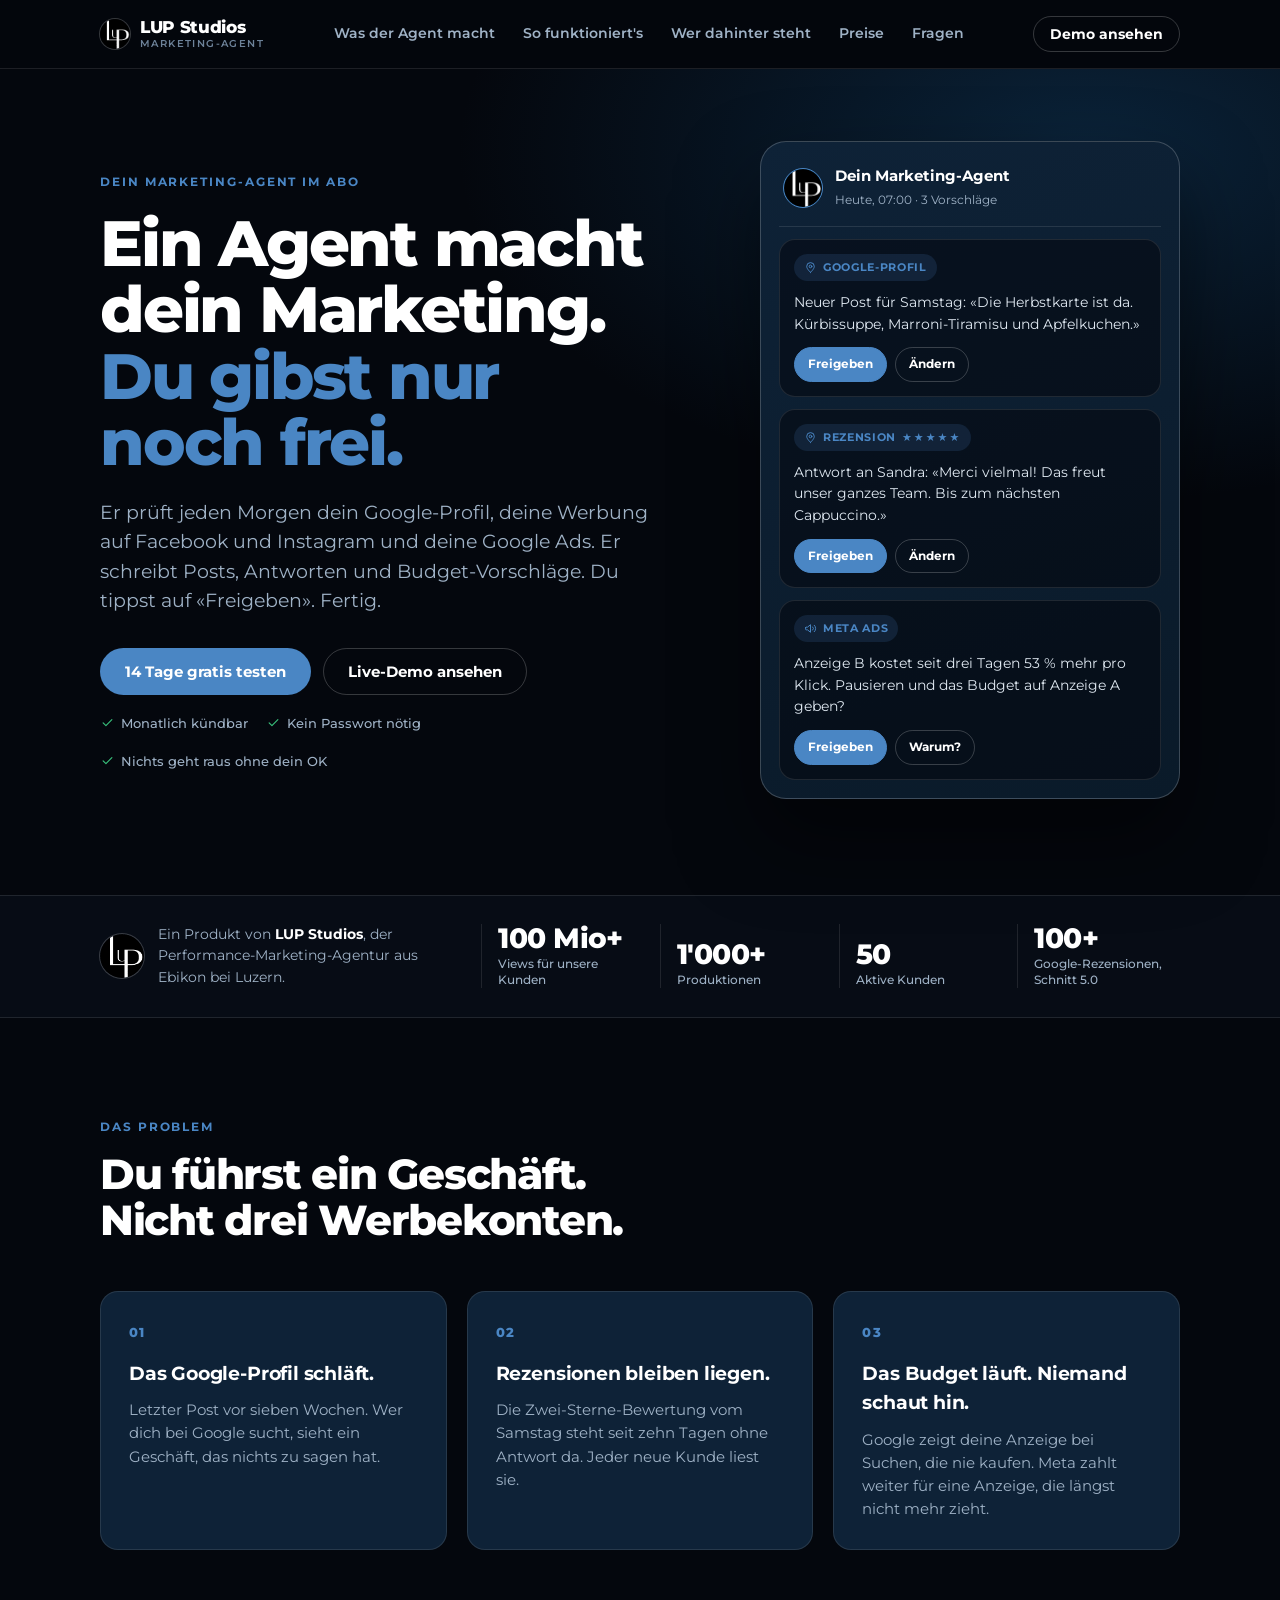
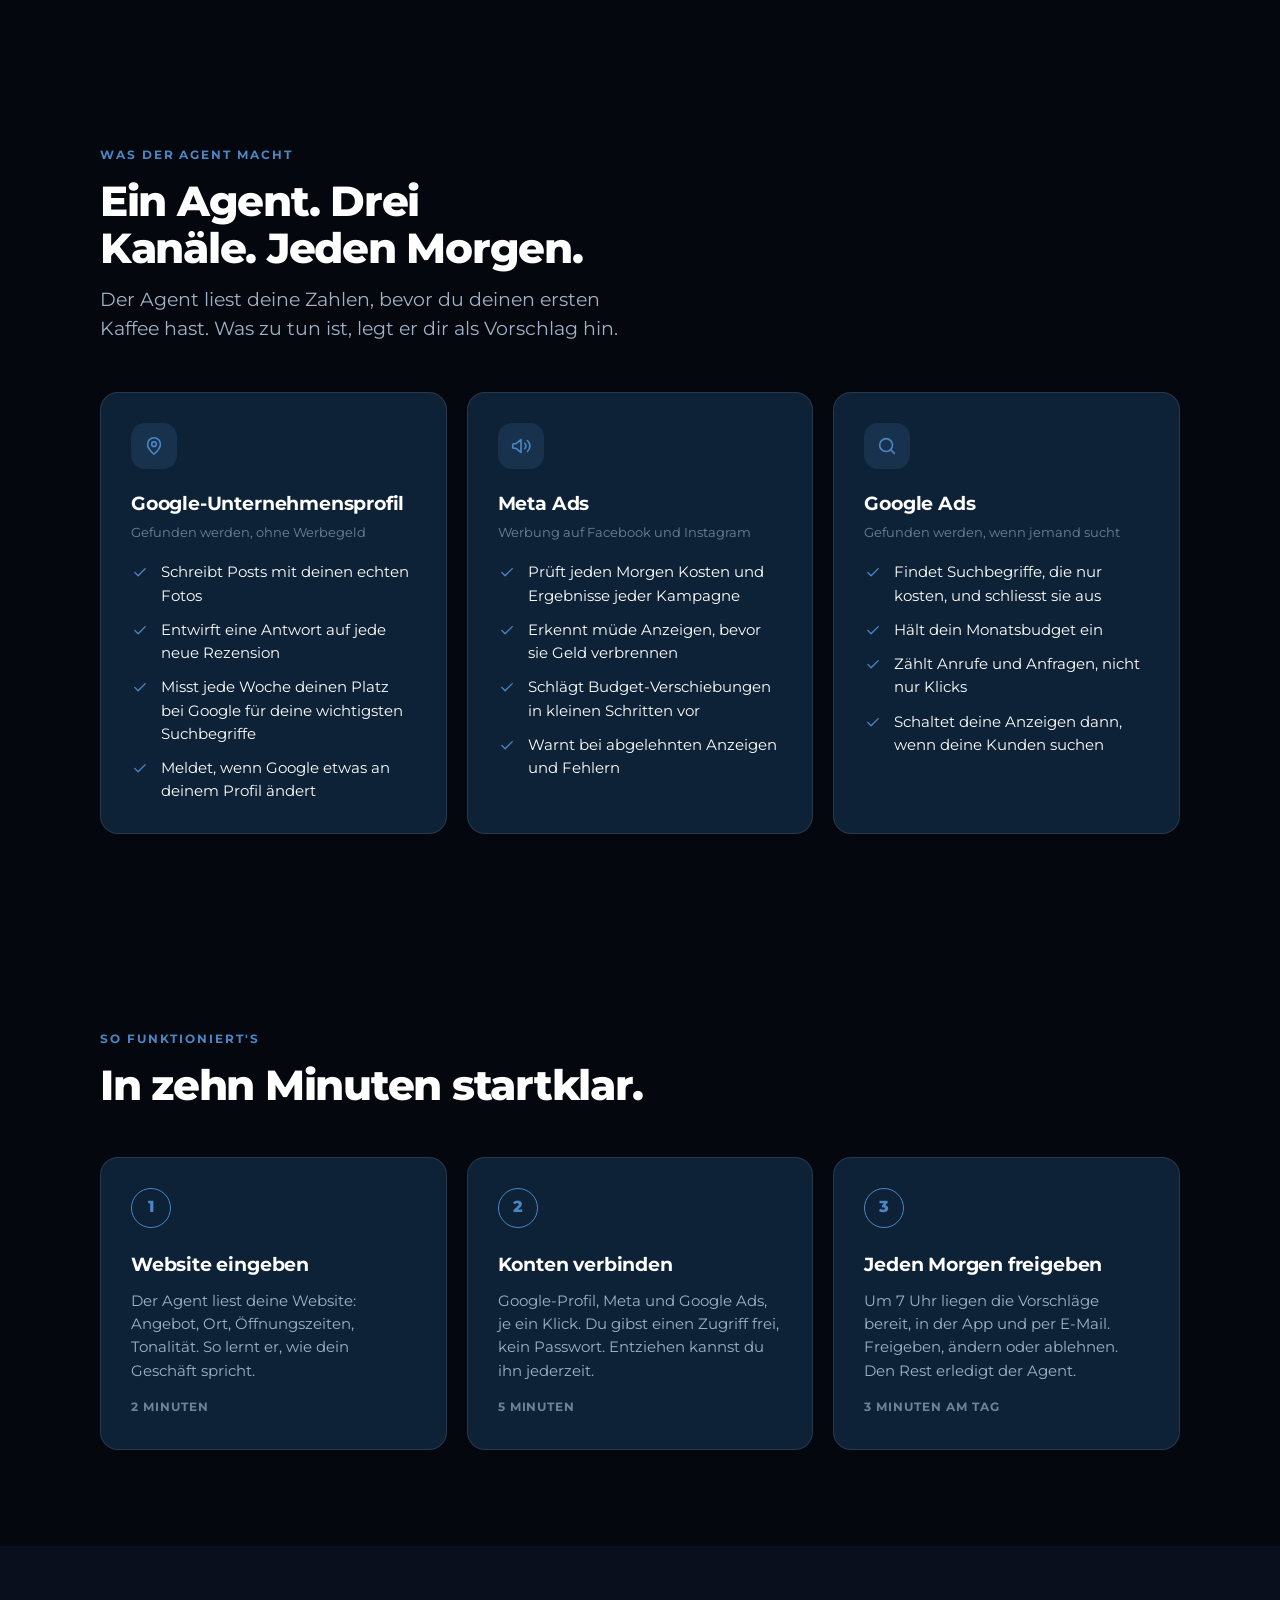
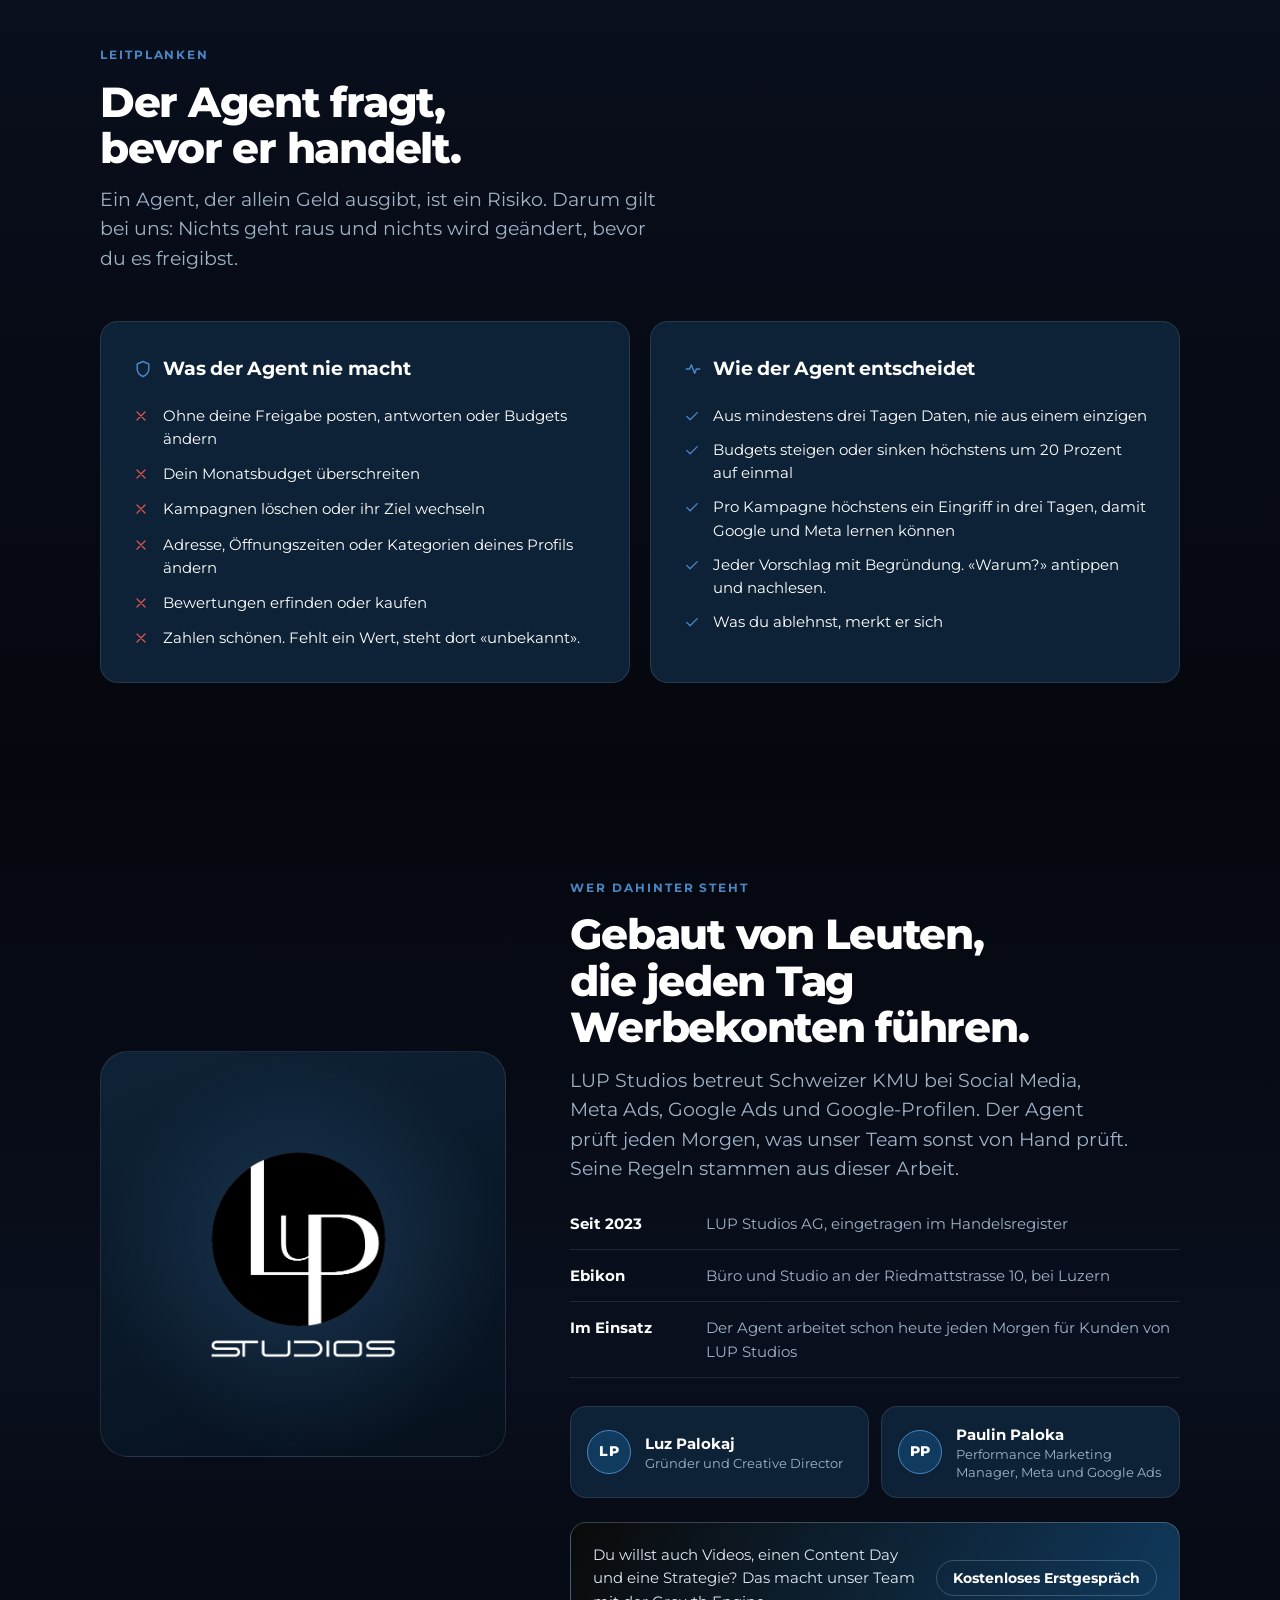
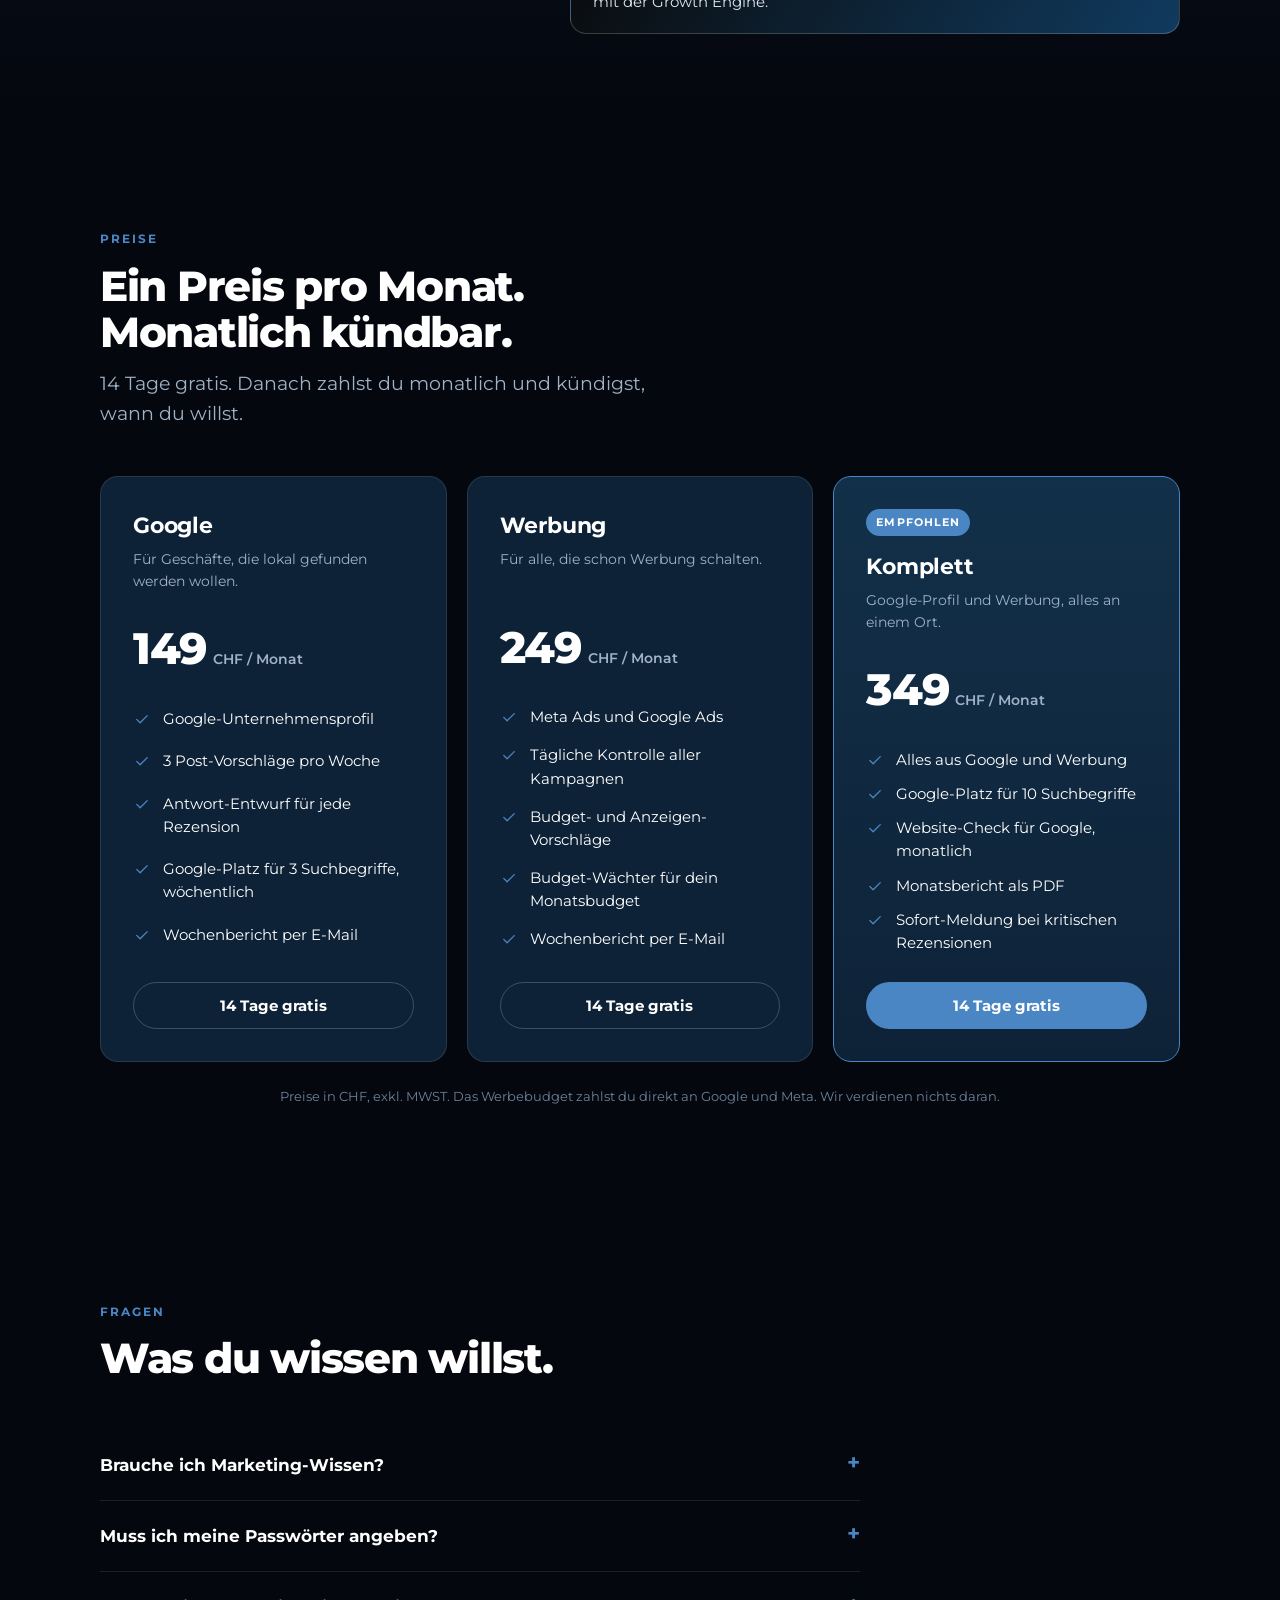
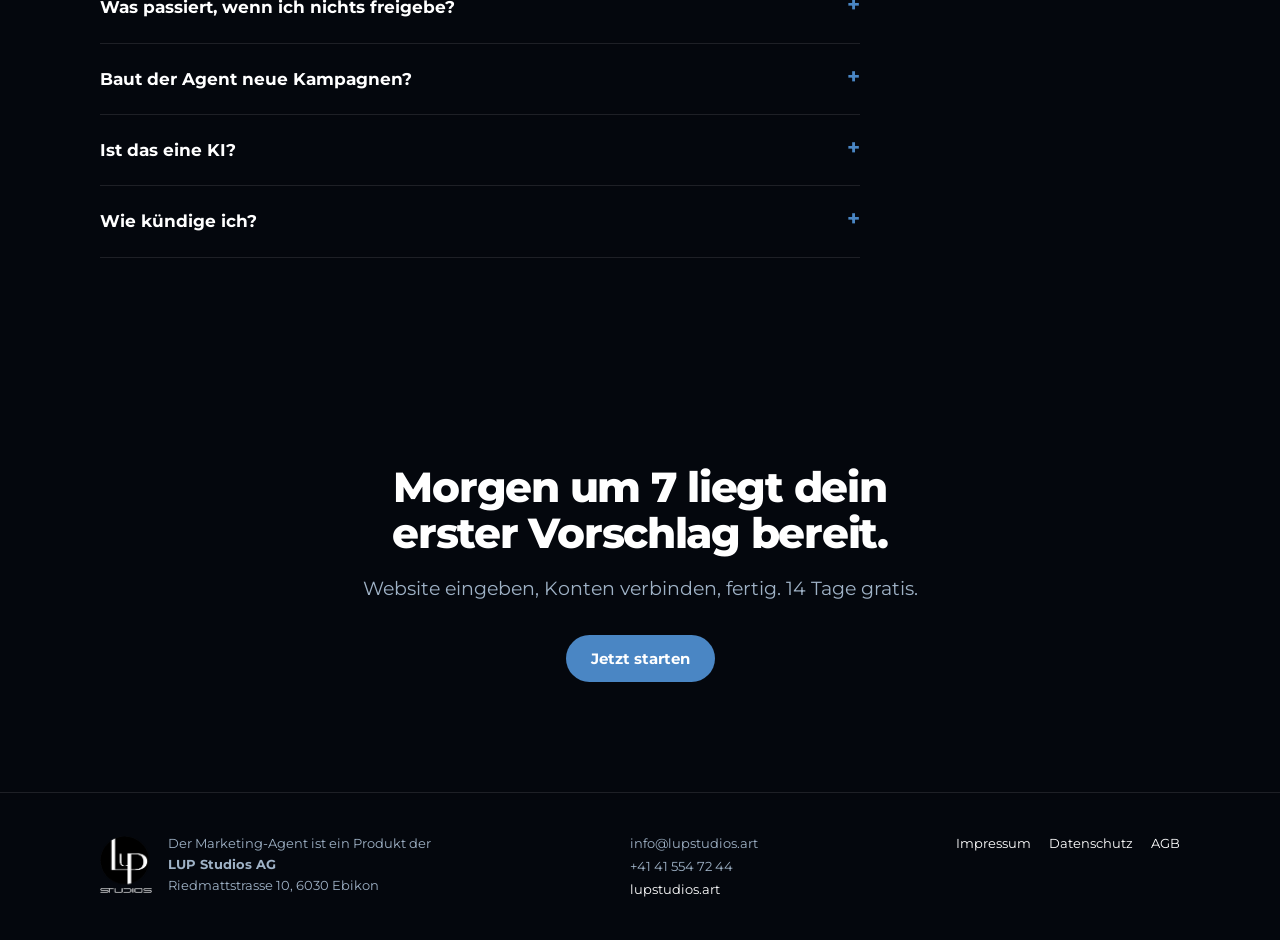
<file: index.html>
<!doctype html>
<html lang="de-CH">
<head>
<meta charset="utf-8">
<meta name="robots" content="noindex, nofollow">
<meta name="viewport" content="width=device-width,initial-scale=1">
<title>LUP Marketing-Agent</title>
<meta name="claude:viewport-fit-sides" content="cover">
<meta name="description" content="Der Marketing-Agent von LUP Studios prüft jeden Morgen dein Google-Profil, deine Meta-Werbung und deine Google Ads. Er schlägt vor, du gibst frei.">
<link rel="preconnect" href="https://fonts.googleapis.com">
<link rel="preconnect" href="https://fonts.gstatic.com" crossorigin>
<link href="https://fonts.googleapis.com/css2?family=Montserrat:wght@400;500;600;700;800&display=swap" rel="stylesheet">
<link rel="stylesheet" href="lup-ci.css">
<link rel="stylesheet" href="agent.css">
<style>
  /* Navigation */
  .nav{position:sticky;top:env(safe-area-inset-top,0px);z-index:20;background:rgba(4,7,13,.82);backdrop-filter:blur(12px);-webkit-backdrop-filter:blur(12px);border-bottom:1px solid var(--line)}
  .nav .wrap{display:flex;align-items:center;justify-content:space-between;height:68px;gap:20px}
  .nav ul{display:flex;gap:28px;list-style:none;font-weight:600;font-size:14px;color:var(--muted)}
  .nav ul a:hover{color:var(--paper)}

  section{padding:96px 0;scroll-margin-top:68px}
  h1{font-size:clamp(38px,6vw,64px);line-height:1.04;font-weight:800;letter-spacing:-.035em}
  h2{font-size:clamp(28px,4vw,42px);line-height:1.1;font-weight:800;letter-spacing:-.03em}
  h3{font-size:19px;font-weight:700;letter-spacing:-.01em}
  .lead{font-size:clamp(17px,2vw,19px);color:var(--muted);max-width:560px}
  .head{max-width:640px;margin-bottom:48px}
  .head h2{margin:12px 0 14px}

  /* Hero */
  .hero{padding:72px 0 96px;background:radial-gradient(900px 500px at 85% 10%,rgba(16,58,94,.55),transparent 70%)}
  .hero .wrap{display:grid;grid-template-columns:1.1fr .9fr;gap:56px;align-items:center}
  .hero h1{margin:16px 0 22px}
  .hero h1 em{font-style:normal;color:var(--hook)}
  .hero .cta{display:flex;gap:12px;flex-wrap:wrap;margin:32px 0 18px}
  .trust{display:flex;gap:18px;flex-wrap:wrap;font-size:13px;color:var(--muted);font-weight:500}
  .trust span{display:inline-flex;align-items:center;gap:6px}
  .trust svg{width:15px;height:15px;color:var(--ok)}

  /* Hero-Mockup: so sieht ein Morgen mit dem Agenten aus */
  .mock{padding:18px;border-radius:26px;background:linear-gradient(160deg,#0e2237,#0a1a29);border:1px solid var(--line-strong);box-shadow:0 40px 80px rgba(0,0,0,.5);max-width:420px;justify-self:end;width:100%}
  .mock-head{display:flex;align-items:center;gap:12px;padding:4px 4px 14px;border-bottom:1px solid var(--line)}
  .avatar{width:40px;height:40px;border-radius:50%;background:var(--lup-navy);border:1px solid var(--hook);display:grid;place-items:center;font-weight:800;color:#fff;flex:none}
  .mock-head b{display:block;font-size:15px}
  .mock-head small{color:var(--muted);font-size:12px}
  .mock-item{margin-top:12px;padding:14px;border-radius:16px;background:rgba(4,7,13,.55);border:1px solid var(--line)}
  .mock-item p{font-size:14px;margin:10px 0 12px;color:#dfe8f1}
  .mock-actions{display:flex;gap:8px}
  .mini{border:1px solid var(--line-strong);background:transparent;border-radius:999px;padding:7px 13px;font-size:12px;font-weight:700;cursor:pointer}
  .mini.go{background:var(--hook);border-color:var(--hook);color:#fff}
  .mini.done{background:transparent;border-color:var(--ok);color:var(--ok);cursor:default}

  /* Problem */
  .pains{display:grid;grid-template-columns:repeat(3,1fr);gap:20px}
  .pain{padding:28px}
  .pain .n{font-weight:800;font-size:13px;color:var(--hook);letter-spacing:.1em}
  .pain h3{margin:14px 0 10px}
  .pain p{color:var(--muted);font-size:15px}

  /* Kanaele */
  .channels{display:grid;grid-template-columns:repeat(3,1fr);gap:20px}
  .channel{padding:30px}
  .channel .ic{width:46px;height:46px;border-radius:14px;background:var(--hook-soft);color:var(--hook);display:grid;place-items:center;margin-bottom:20px}
  .channel .ic svg{width:22px;height:22px}
  .channel h3{margin-bottom:4px}
  .channel .sub{font-size:13px;color:var(--muted-2);margin-bottom:18px}
  .ticks{list-style:none;display:grid;gap:11px;font-size:15px}
  .ticks li{display:grid;grid-template-columns:20px 1fr;gap:10px;align-items:start}
  .ticks svg{width:18px;height:18px;color:var(--hook);margin-top:3px}

  /* Ablauf */
  .steps{display:grid;grid-template-columns:repeat(3,1fr);gap:20px;counter-reset:s}
  .step{padding:30px;position:relative}
  .step::before{counter-increment:s;content:counter(s);display:grid;place-items:center;width:38px;height:38px;border-radius:50%;border:1px solid var(--hook);color:var(--hook);font-weight:800;margin-bottom:22px}
  .step h3{margin-bottom:10px}
  .step p{color:var(--muted);font-size:15px}
  .step .time{display:inline-block;margin-top:16px;font-size:12px;font-weight:700;color:var(--muted-2);letter-spacing:.08em;text-transform:uppercase}

  /* Leitplanken */
  .rules{background:linear-gradient(180deg,#0a0f1e,var(--ink))}
  .rules-grid{display:grid;grid-template-columns:1fr 1fr;gap:20px}
  .rule-box{padding:32px}
  .rule-box h3{margin-bottom:20px;display:flex;align-items:center;gap:10px}
  .rule-box h3 svg{width:20px;height:20px;color:var(--hook)}
  .nevers{list-style:none;display:grid;gap:12px;font-size:15px}
  .nevers li{display:grid;grid-template-columns:20px 1fr;gap:10px}
  .nevers svg{width:16px;height:16px;color:var(--danger);margin-top:4px}

  /* Preise */
  .plans{display:grid;grid-template-columns:repeat(3,1fr);gap:20px;align-items:stretch}
  .plan{padding:32px;display:flex;flex-direction:column}
  .plan.best{border-color:var(--hook);background:linear-gradient(180deg,#123049,var(--panel))}
  .plan .tag{align-self:flex-start;font-size:11px;font-weight:700;letter-spacing:.1em;text-transform:uppercase;background:var(--hook);color:#fff;padding:5px 10px;border-radius:999px;margin-bottom:14px}
  .plan h3{font-size:22px}
  .plan .for{color:var(--muted);font-size:14px;margin:6px 0 22px;min-height:42px}
  .price{display:flex;align-items:baseline;gap:6px;margin-bottom:24px}
  .price b{font-size:44px;font-weight:800;letter-spacing:-.03em}
  .price span{color:var(--muted);font-size:14px;font-weight:600}
  .plan .ticks{margin-bottom:28px;flex:1}
  .plans-note{margin-top:24px;text-align:center;color:var(--muted-2);font-size:13px}

  /* Vertrauen direkt unter dem Hero: Absender und freigegebene LUP-Zahlen */
  .trust-band{padding:0;border-block:1px solid var(--line);background:#070c15}
  .trust-band .wrap{display:grid;grid-template-columns:minmax(0,1fr) minmax(0,2fr);gap:32px;align-items:center;padding-block:28px}
  .tb-intro{display:flex;align-items:center;gap:14px;font-size:14px;color:var(--muted);min-width:0}
  .tb-intro img{width:44px;height:44px;border-radius:50%;box-shadow:0 0 0 1px var(--line-strong);flex:none}
  .tb-intro b{color:var(--paper)}
  .figures{display:grid;grid-template-columns:repeat(4,minmax(0,1fr));gap:16px}
  .figures div{display:flex;flex-direction:column-reverse;gap:4px;padding-left:16px;border-left:1px solid var(--line)}
  .figures dd{font-size:28px;font-weight:800;letter-spacing:-.02em;line-height:1}
  .figures dt{font-size:12px;color:var(--muted);font-weight:500;line-height:1.35}

  /* Wer dahinter steht */
  .lup{background:linear-gradient(180deg,var(--ink),#0a0f1e 60%,var(--ink))}
  .lup-grid{display:grid;grid-template-columns:minmax(0,.8fr) minmax(0,1.2fr);gap:64px;align-items:center}
  .lup-mark{display:grid;place-items:center;aspect-ratio:1;max-width:100%;border-radius:28px;background:radial-gradient(closest-side,rgba(53,104,151,.35),transparent),linear-gradient(160deg,#0e2237,#06101c);border:1px solid var(--line)}
  .lup-mark img{width:46%;height:auto}
  .lup-copy h2{margin:12px 0 16px}
  .facts{list-style:none;display:grid;gap:14px;margin:28px 0;font-size:15px}
  .facts li{display:grid;grid-template-columns:120px minmax(0,1fr);gap:16px;padding-bottom:14px;border-bottom:1px solid var(--line)}
  .facts b{font-weight:700}
  .facts span{color:var(--muted)}
  .people{display:grid;grid-template-columns:repeat(2,minmax(0,1fr));gap:12px}
  .person{display:flex;gap:14px;align-items:center;padding:16px;border-radius:16px;background:var(--panel);border:1px solid var(--line);min-width:0}
  .initials{width:44px;height:44px;border-radius:50%;display:grid;place-items:center;flex:none;background:var(--lup-navy);border:1px solid var(--hook);font-weight:800;font-size:14px;letter-spacing:.04em}
  .person b{display:block;font-size:15px}
  .person small{color:var(--muted);font-size:13px;line-height:1.35;display:block}
  .ge-line{display:flex;align-items:center;justify-content:space-between;gap:20px;margin-top:24px;padding:20px 22px;border-radius:16px;background:linear-gradient(120deg,#0a0a0a,var(--lup-navy));border:1px solid var(--line-strong)}
  .ge-line p{font-size:15px;color:#dfe8f1;max-width:440px}

  /* FAQ */
  .faq{max-width:760px}
  details{border-bottom:1px solid var(--line);padding:22px 0}
  summary{cursor:pointer;list-style:none;font-weight:700;font-size:17px;display:flex;justify-content:space-between;gap:20px}
  summary::-webkit-details-marker{display:none}
  summary::after{content:"+";color:var(--hook);font-size:22px;line-height:1;transition:transform .2s}
  details[open] summary::after{transform:rotate(45deg)}
  details p{color:var(--muted);margin-top:12px;max-width:640px}

  /* Schluss */
  .final{text-align:center;padding:110px 0}
  .final h2{max-width:700px;margin:0 auto 18px}
  .final .lead{margin:0 auto 32px}
  footer{border-top:1px solid var(--line);font-size:13px;color:var(--muted)}
  footer .wrap{display:flex;justify-content:space-between;align-items:flex-start;gap:28px;flex-wrap:wrap;padding-block:40px}
  .foot-brand{display:flex;gap:16px;align-items:center}
  .foot-brand img{width:52px;height:auto}
  .foot-brand p,.foot-contact{line-height:1.6}
  .foot-contact{display:grid;gap:2px;user-select:text}
  .foot-contact a,footer nav a{color:var(--paper)}
  footer nav{display:flex;gap:18px}
  footer a:hover{text-decoration:underline}

  @media (max-width:900px){
    .nav ul{display:none}
    section{padding:72px 0}
    .hero .wrap,.pains,.channels,.steps,.rules-grid,.plans,.trust-band .wrap,.lup-grid{grid-template-columns:1fr}
    .mock{justify-self:stretch;max-width:none}
    .figures{grid-template-columns:repeat(2,minmax(0,1fr));row-gap:20px}
    .lup-grid{gap:36px}
    .lup-mark{max-width:280px}
    .ge-line{flex-direction:column;align-items:flex-start}
  }
  @media (max-width:560px){
    .people{grid-template-columns:1fr}
    .facts li{grid-template-columns:1fr;gap:2px}
  }
  @media (max-width:480px){
    .wrap{padding-left:max(16px,env(safe-area-inset-left,0px));padding-right:max(16px,env(safe-area-inset-right,0px))}
    .hero .cta .btn{flex:1}
    .nav .btn{padding:10px 14px}
  }
</style>
</head>
<body>

<!-- Icon-Bibliothek -->
<svg width="0" height="0" style="position:absolute" aria-hidden="true">
  <symbol id="i-pin" viewBox="0 0 24 24"><path d="M12 21s-7-6.2-7-11a7 7 0 1 1 14 0c0 4.8-7 11-7 11z"/><circle cx="12" cy="10" r="2.5"/></symbol>
  <symbol id="i-mega" viewBox="0 0 24 24"><path d="M3 10.5v3a1 1 0 0 0 1 1h2.5L12 19V5L6.5 9.5H4a1 1 0 0 0-1 1z"/><path d="M16 9a4 4 0 0 1 0 6"/><path d="M19 6a8 8 0 0 1 0 12"/></symbol>
  <symbol id="i-search" viewBox="0 0 24 24"><circle cx="11" cy="11" r="7"/><path d="m20 20-3.5-3.5"/></symbol>
  <symbol id="i-check" viewBox="0 0 24 24"><path d="m5 12.5 4.5 4.5L19 7.5"/></symbol>
  <symbol id="i-x" viewBox="0 0 24 24"><path d="M6 6l12 12M18 6 6 18"/></symbol>
  <symbol id="i-shield" viewBox="0 0 24 24"><path d="M12 3 5 6v5c0 4.5 3 8.3 7 10 4-1.7 7-5.5 7-10V6l-7-3z"/></symbol>
  <symbol id="i-brain" viewBox="0 0 24 24"><path d="M4 12h4l2-5 4 10 2-5h4"/></symbol>
</svg>

<header class="nav">
  <div class="wrap">
    <a href="#top" class="brand" aria-label="LUP Studios Marketing-Agent, Startseite"><img class="brand-mark" src="assets/lup-mono.png" alt="" width="30" height="30"><b>LUP Studios</b><small>Marketing-Agent</small></a>
    <ul>
      <li><a href="#kanaele">Was der Agent macht</a></li>
      <li><a href="#ablauf">So funktioniert's</a></li>
      <li><a href="#lup">Wer dahinter steht</a></li>
      <li><a href="#preise">Preise</a></li>
      <li><a href="#faq">Fragen</a></li>
    </ul>
    <a href="demo.html#heute" class="btn btn-ghost btn-sm">Demo ansehen</a>
  </div>
</header>

<main id="top">

  <section class="hero">
    <div class="wrap">
      <div>
        <span class="eyebrow">Dein Marketing-Agent im Abo</span>
        <h1>Ein Agent macht dein Marketing. <em>Du gibst nur noch frei.</em></h1>
        <p class="lead">Er prüft jeden Morgen dein Google-Profil, deine Werbung auf Facebook und Instagram und deine Google Ads. Er schreibt Posts, Antworten und Budget-Vorschläge. Du tippst auf «Freigeben». Fertig.</p>
        <div class="cta">
          <a href="demo.html#start" class="btn btn-primary">14 Tage gratis testen</a>
          <a href="demo.html#heute" class="btn btn-ghost">Live-Demo ansehen</a>
        </div>
        <div class="trust">
          <span><svg class="ico"><use href="#i-check"/></svg>Monatlich kündbar</span>
          <span><svg class="ico"><use href="#i-check"/></svg>Kein Passwort nötig</span>
          <span><svg class="ico"><use href="#i-check"/></svg>Nichts geht raus ohne dein OK</span>
        </div>
      </div>

      <div class="mock" aria-label="Beispiel: Vorschläge des Agenten an einem Morgen">
        <div class="mock-head">
          <img class="avatar" src="assets/lup-mono.png" alt="" width="40" height="40">
          <div><b>Dein Marketing-Agent</b><small>Heute, 07:00 · 3 Vorschläge</small></div>
        </div>
        <div class="mock-item">
          <span class="chip"><svg class="ico"><use href="#i-pin"/></svg>Google-Profil</span>
          <p>Neuer Post für Samstag: «Die Herbstkarte ist da. Kürbissuppe, Marroni-Tiramisu und Apfelkuchen.»</p>
          <div class="mock-actions"><button class="mini go">Freigeben</button><button class="mini">Ändern</button></div>
        </div>
        <div class="mock-item">
          <span class="chip"><svg class="ico"><use href="#i-pin"/></svg>Rezension <span class="stars" style="font-size:11px">★★★★★</span></span>
          <p>Antwort an Sandra: «Merci vielmal! Das freut unser ganzes Team. Bis zum nächsten Cappuccino.»</p>
          <div class="mock-actions"><button class="mini go">Freigeben</button><button class="mini">Ändern</button></div>
        </div>
        <div class="mock-item">
          <span class="chip"><svg class="ico"><use href="#i-mega"/></svg>Meta Ads</span>
          <p>Anzeige B kostet seit drei Tagen 53 % mehr pro Klick. Pausieren und das Budget auf Anzeige A geben?</p>
          <div class="mock-actions"><button class="mini go">Freigeben</button><button class="mini">Warum?</button></div>
        </div>
      </div>
    </div>
  </section>

  <section class="trust-band" aria-label="LUP Studios in Zahlen">
    <div class="wrap">
      <div class="tb-intro">
        <img src="assets/lup-mono.png" alt="LUP Studios" width="44" height="44">
        <p>Ein Produkt von <b>LUP Studios</b>, der Performance-Marketing-Agentur aus Ebikon bei Luzern.</p>
      </div>
      <dl class="figures">
        <div><dt>Views für unsere Kunden</dt><dd>100 Mio+</dd></div>
        <div><dt>Produktionen</dt><dd>1'000+</dd></div>
        <div><dt>Aktive Kunden</dt><dd>50</dd></div>
        <div><dt>Google-Rezensionen, Schnitt 5.0</dt><dd>100+</dd></div>
      </dl>
    </div>
  </section>

  <section>
    <div class="wrap">
      <div class="head">
        <span class="eyebrow">Das Problem</span>
        <h2>Du führst ein Geschäft. Nicht drei Werbekonten.</h2>
      </div>
      <div class="pains">
        <div class="card pain">
          <span class="n">01</span>
          <h3>Das Google-Profil schläft.</h3>
          <p>Letzter Post vor sieben Wochen. Wer dich bei Google sucht, sieht ein Geschäft, das nichts zu sagen hat.</p>
        </div>
        <div class="card pain">
          <span class="n">02</span>
          <h3>Rezensionen bleiben liegen.</h3>
          <p>Die Zwei-Sterne-Bewertung vom Samstag steht seit zehn Tagen ohne Antwort da. Jeder neue Kunde liest sie.</p>
        </div>
        <div class="card pain">
          <span class="n">03</span>
          <h3>Das Budget läuft. Niemand schaut hin.</h3>
          <p>Google zeigt deine Anzeige bei Suchen, die nie kaufen. Meta zahlt weiter für eine Anzeige, die längst nicht mehr zieht.</p>
        </div>
      </div>
    </div>
  </section>

  <section id="kanaele">
    <div class="wrap">
      <div class="head">
        <span class="eyebrow">Was der Agent macht</span>
        <h2>Ein Agent. Drei Kanäle. Jeden Morgen.</h2>
        <p class="lead">Der Agent liest deine Zahlen, bevor du deinen ersten Kaffee hast. Was zu tun ist, legt er dir als Vorschlag hin.</p>
      </div>
      <div class="channels">
        <div class="card channel">
          <div class="ic"><svg class="ico"><use href="#i-pin"/></svg></div>
          <h3>Google-Unternehmensprofil</h3>
          <p class="sub">Gefunden werden, ohne Werbegeld</p>
          <ul class="ticks">
            <li><svg class="ico"><use href="#i-check"/></svg>Schreibt Posts mit deinen echten Fotos</li>
            <li><svg class="ico"><use href="#i-check"/></svg>Entwirft eine Antwort auf jede neue Rezension</li>
            <li><svg class="ico"><use href="#i-check"/></svg>Misst jede Woche deinen Platz bei Google für deine wichtigsten Suchbegriffe</li>
            <li><svg class="ico"><use href="#i-check"/></svg>Meldet, wenn Google etwas an deinem Profil ändert</li>
          </ul>
        </div>
        <div class="card channel">
          <div class="ic"><svg class="ico"><use href="#i-mega"/></svg></div>
          <h3>Meta Ads</h3>
          <p class="sub">Werbung auf Facebook und Instagram</p>
          <ul class="ticks">
            <li><svg class="ico"><use href="#i-check"/></svg>Prüft jeden Morgen Kosten und Ergebnisse jeder Kampagne</li>
            <li><svg class="ico"><use href="#i-check"/></svg>Erkennt müde Anzeigen, bevor sie Geld verbrennen</li>
            <li><svg class="ico"><use href="#i-check"/></svg>Schlägt Budget-Verschiebungen in kleinen Schritten vor</li>
            <li><svg class="ico"><use href="#i-check"/></svg>Warnt bei abgelehnten Anzeigen und Fehlern</li>
          </ul>
        </div>
        <div class="card channel">
          <div class="ic"><svg class="ico"><use href="#i-search"/></svg></div>
          <h3>Google Ads</h3>
          <p class="sub">Gefunden werden, wenn jemand sucht</p>
          <ul class="ticks">
            <li><svg class="ico"><use href="#i-check"/></svg>Findet Suchbegriffe, die nur kosten, und schliesst sie aus</li>
            <li><svg class="ico"><use href="#i-check"/></svg>Hält dein Monatsbudget ein</li>
            <li><svg class="ico"><use href="#i-check"/></svg>Zählt Anrufe und Anfragen, nicht nur Klicks</li>
            <li><svg class="ico"><use href="#i-check"/></svg>Schaltet deine Anzeigen dann, wenn deine Kunden suchen</li>
          </ul>
        </div>
      </div>
    </div>
  </section>

  <section id="ablauf">
    <div class="wrap">
      <div class="head">
        <span class="eyebrow">So funktioniert's</span>
        <h2>In zehn Minuten startklar.</h2>
      </div>
      <div class="steps">
        <div class="card step">
          <h3>Website eingeben</h3>
          <p>Der Agent liest deine Website: Angebot, Ort, Öffnungszeiten, Tonalität. So lernt er, wie dein Geschäft spricht.</p>
          <span class="time">2 Minuten</span>
        </div>
        <div class="card step">
          <h3>Konten verbinden</h3>
          <p>Google-Profil, Meta und Google Ads, je ein Klick. Du gibst einen Zugriff frei, kein Passwort. Entziehen kannst du ihn jederzeit.</p>
          <span class="time">5 Minuten</span>
        </div>
        <div class="card step">
          <h3>Jeden Morgen freigeben</h3>
          <p>Um 7 Uhr liegen die Vorschläge bereit, in der App und per E-Mail. Freigeben, ändern oder ablehnen. Den Rest erledigt der Agent.</p>
          <span class="time">3 Minuten am Tag</span>
        </div>
      </div>
    </div>
  </section>

  <section class="rules">
    <div class="wrap">
      <div class="head">
        <span class="eyebrow">Leitplanken</span>
        <h2>Der Agent fragt, bevor er handelt.</h2>
        <p class="lead">Ein Agent, der allein Geld ausgibt, ist ein Risiko. Darum gilt bei uns: Nichts geht raus und nichts wird geändert, bevor du es freigibst.</p>
      </div>
      <div class="rules-grid">
        <div class="card rule-box">
          <h3><svg class="ico"><use href="#i-shield"/></svg>Was der Agent nie macht</h3>
          <ul class="nevers">
            <li><svg class="ico"><use href="#i-x"/></svg>Ohne deine Freigabe posten, antworten oder Budgets ändern</li>
            <li><svg class="ico"><use href="#i-x"/></svg>Dein Monatsbudget überschreiten</li>
            <li><svg class="ico"><use href="#i-x"/></svg>Kampagnen löschen oder ihr Ziel wechseln</li>
            <li><svg class="ico"><use href="#i-x"/></svg>Adresse, Öffnungszeiten oder Kategorien deines Profils ändern</li>
            <li><svg class="ico"><use href="#i-x"/></svg>Bewertungen erfinden oder kaufen</li>
            <li><svg class="ico"><use href="#i-x"/></svg>Zahlen schönen. Fehlt ein Wert, steht dort «unbekannt».</li>
          </ul>
        </div>
        <div class="card rule-box">
          <h3><svg class="ico"><use href="#i-brain"/></svg>Wie der Agent entscheidet</h3>
          <ul class="ticks">
            <li><svg class="ico"><use href="#i-check"/></svg>Aus mindestens drei Tagen Daten, nie aus einem einzigen</li>
            <li><svg class="ico"><use href="#i-check"/></svg>Budgets steigen oder sinken höchstens um 20 Prozent auf einmal</li>
            <li><svg class="ico"><use href="#i-check"/></svg>Pro Kampagne höchstens ein Eingriff in drei Tagen, damit Google und Meta lernen können</li>
            <li><svg class="ico"><use href="#i-check"/></svg>Jeder Vorschlag mit Begründung. «Warum?» antippen und nachlesen.</li>
            <li><svg class="ico"><use href="#i-check"/></svg>Was du ablehnst, merkt er sich</li>
          </ul>
        </div>
      </div>
    </div>
  </section>

  <section id="lup" class="lup">
    <div class="wrap lup-grid">
      <div class="lup-mark"><img src="assets/lup-logo.png" alt="Logo LUP Studios" width="420" height="467"></div>
      <div class="lup-copy">
        <span class="eyebrow">Wer dahinter steht</span>
        <h2>Gebaut von Leuten, die jeden Tag Werbekonten führen.</h2>
        <p class="lead">LUP Studios betreut Schweizer KMU bei Social Media, Meta Ads, Google Ads und Google-Profilen. Der Agent prüft jeden Morgen, was unser Team sonst von Hand prüft. Seine Regeln stammen aus dieser Arbeit.</p>
        <ul class="facts">
          <li><b>Seit 2023</b><span>LUP Studios AG, eingetragen im Handelsregister</span></li>
          <li><b>Ebikon</b><span>Büro und Studio an der Riedmattstrasse 10, bei Luzern</span></li>
          <li><b>Im Einsatz</b><span>Der Agent arbeitet schon heute jeden Morgen für Kunden von LUP Studios</span></li>
        </ul>
        <div class="people">
          <div class="person"><span class="initials" aria-hidden="true">LP</span><div><b>Luz Palokaj</b><small>Gründer und Creative Director</small></div></div>
          <div class="person"><span class="initials" aria-hidden="true">PP</span><div><b>Paulin Paloka</b><small>Performance Marketing Manager, Meta und Google Ads</small></div></div>
        </div>
        <div class="ge-line">
          <p>Du willst auch Videos, einen Content Day und eine Strategie? Das macht unser Team mit der Growth Engine.</p>
          <a href="https://www.lupstudios.art" class="btn btn-ghost btn-sm" target="_blank" rel="noopener">Kostenloses Erstgespräch</a>
        </div>
      </div>
    </div>
  </section>

  <section id="preise">
    <div class="wrap">
      <div class="head">
        <span class="eyebrow">Preise</span>
        <h2>Ein Preis pro Monat. Monatlich kündbar.</h2>
        <p class="lead">14 Tage gratis. Danach zahlst du monatlich und kündigst, wann du willst.</p>
      </div>
      <div class="plans" id="plans"></div>
      <p class="plans-note">Preise in CHF, exkl. MWST. Das Werbebudget zahlst du direkt an Google und Meta. Wir verdienen nichts daran.</p>
    </div>
  </section>

  <section id="faq">
    <div class="wrap">
      <div class="head">
        <span class="eyebrow">Fragen</span>
        <h2>Was du wissen willst.</h2>
      </div>
      <div class="faq">
        <details>
          <summary>Brauche ich Marketing-Wissen?</summary>
          <p>Nein. Der Agent erklärt jeden Vorschlag in zwei Sätzen. Du entscheidest mit Ja oder Nein.</p>
        </details>
        <details>
          <summary>Muss ich meine Passwörter angeben?</summary>
          <p>Nie. Du verbindest deine Konten über die offizielle Anmeldung von Google und Meta und gibst dem Agenten einen Zugriff. Den kannst du jederzeit wieder entziehen.</p>
        </details>
        <details>
          <summary>Was passiert, wenn ich nichts freigebe?</summary>
          <p>Dann passiert nichts. Der Agent erinnert dich einmal. Dringendes, etwa eine neue Bewertung mit einem oder zwei Sternen, meldet er sofort.</p>
        </details>
        <details>
          <summary>Baut der Agent neue Kampagnen?</summary>
          <p>Der Agent pflegt und verbessert, was läuft. Fehlt eine Kampagne, schlägt er sie vor, mit Ziel, Budget und Text. Für ganze Kampagnen mit Videos gibt es das Team von LUP Studios.</p>
        </details>
        <details>
          <summary>Ist das eine KI?</summary>
          <p>Ja. Der Agent ist eine KI, gebaut von LUP Studios in Ebikon bei Luzern. Seine Regeln kommen aus der täglichen Arbeit unseres Teams mit Google und Meta für Schweizer KMU.</p>
        </details>
        <details>
          <summary>Wie kündige ich?</summary>
          <p>In den Einstellungen, auf Ende des Monats. Ohne Anruf, ohne Formular.</p>
        </details>
      </div>
    </div>
  </section>

  <section class="final">
    <div class="wrap">
      <h2>Morgen um 7 liegt dein erster Vorschlag bereit.</h2>
      <p class="lead">Website eingeben, Konten verbinden, fertig. 14 Tage gratis.</p>
      <a href="demo.html#start" class="btn btn-primary">Jetzt starten</a>
    </div>
  </section>

</main>

<footer>
  <div class="wrap">
    <div class="foot-brand">
      <img src="assets/lup-logo.png" alt="Logo LUP Studios" width="52" height="58">
      <p>Der Marketing-Agent ist ein Produkt der<br><b>LUP Studios AG</b><br>Riedmattstrasse 10, 6030 Ebikon</p>
    </div>
    <div class="foot-contact">
      <span>info@lupstudios.art</span>
      <span>+41 41 554 72 44</span>
      <a href="https://www.lupstudios.art" target="_blank" rel="noopener">lupstudios.art</a>
    </div>
    <nav aria-label="Rechtliches"><a href="#">Impressum</a><a href="#">Datenschutz</a><a href="#">AGB</a></nav>
  </div>
</footer>

<script src="plans.js"></script>
<script>
  // Preiskarten aus der gemeinsamen Paketliste
  const tick = '<svg class="ico"><use href="#i-check"/></svg>';
  document.getElementById('plans').innerHTML = AGENT_PLANS.map(p => `
    <div class="card plan${p.best ? ' best' : ''}">
      ${p.best ? '<span class="tag">Empfohlen</span>' : ''}
      <h3>${p.name}</h3>
      <p class="for">${p.for}</p>
      <div class="price"><b>${p.price}</b><span>CHF / Monat</span></div>
      <ul class="ticks">${p.items.map(i => `<li>${tick}${i}</li>`).join('')}</ul>
      <a href="demo.html#start" class="btn ${p.best ? 'btn-primary' : 'btn-ghost'}">14 Tage gratis</a>
    </div>`).join('');

  // Im Mockup darf man schon mal freigeben
  document.querySelectorAll('.mock .mini.go').forEach(b => b.addEventListener('click', () => {
    b.textContent = 'Freigegeben ✓';
    b.classList.replace('go', 'done');
    b.nextElementSibling?.remove();
  }));
</script>
</body>
</html>
</file>
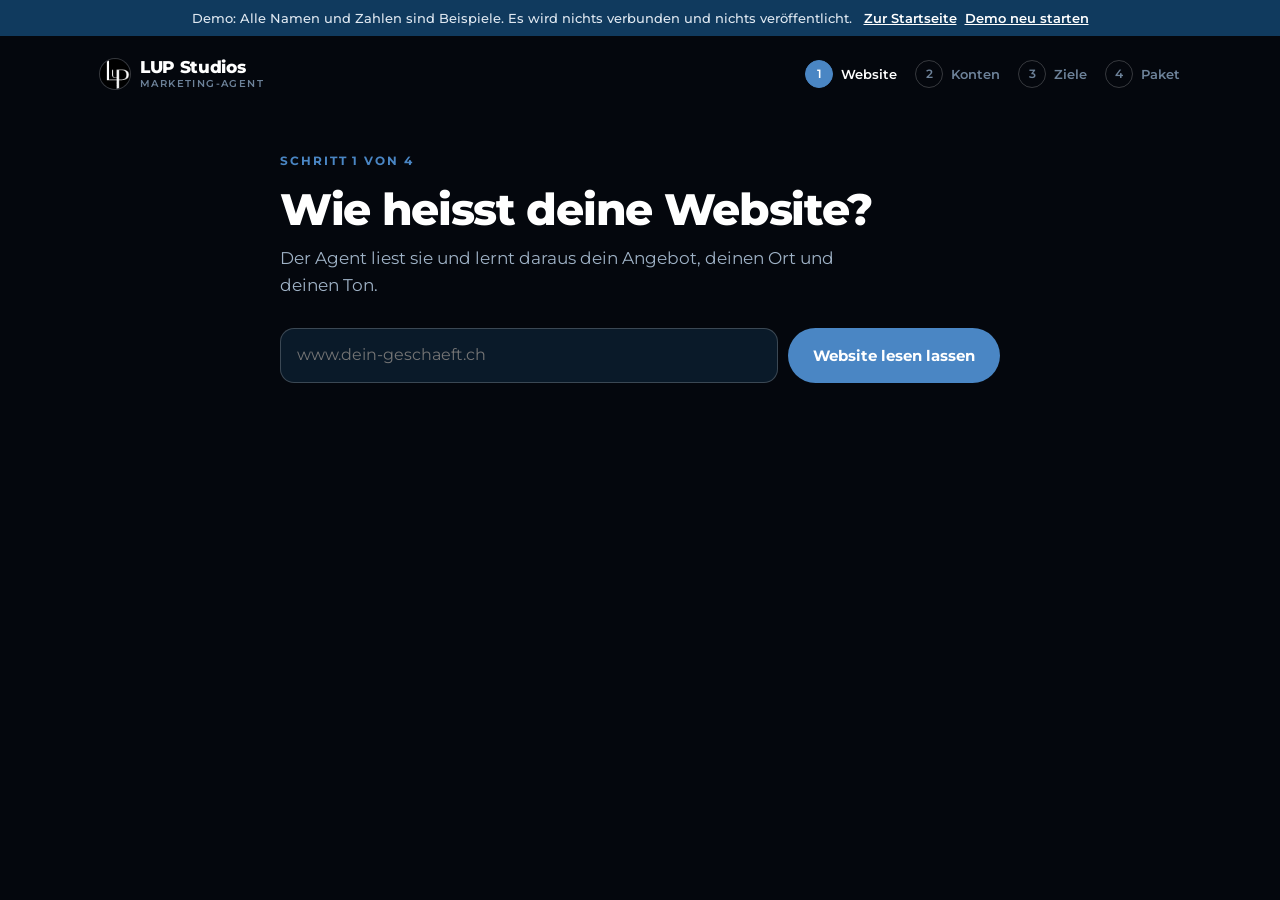
<file: demo.html>
<!doctype html>
<html lang="de-CH">
<head>
<meta charset="utf-8">
<meta name="robots" content="noindex, nofollow">
<meta name="viewport" content="width=device-width,initial-scale=1,viewport-fit=cover">
<title>Marketing-Agent Demo</title>
<link rel="preconnect" href="https://fonts.googleapis.com">
<link rel="preconnect" href="https://fonts.gstatic.com" crossorigin>
<link href="https://fonts.googleapis.com/css2?family=Montserrat:wght@400;500;600;700;800&display=swap" rel="stylesheet">
<link rel="stylesheet" href="lup-ci.css">
<link rel="stylesheet" href="agent.css">
<style>
  .demobar{background:var(--lup-navy);color:#dfe8f1;font-size:13px;font-weight:500;text-align:center;padding:9px 16px;line-height:1.4}
  .demobar a,.demobar button{color:#fff;text-decoration:underline;margin-left:8px;background:none;border:0;cursor:pointer;font-weight:600;font-size:13px}
  .view[hidden]{display:none!important}
  @keyframes fadein{from{opacity:0;transform:translateY(6px)}to{opacity:1;transform:none}}

  .input{width:100%;background:var(--navy);border:1px solid var(--line-strong);border-radius:14px;padding:14px 16px;font-size:16px}
  .input:focus{outline:none;border-color:var(--hook)}
  .input-sm{padding:9px 12px;font-size:14px;border-radius:10px;width:auto}
  textarea.input{min-height:110px;resize:vertical;font-size:15px;line-height:1.5}
  .pill{border:1px solid var(--line-strong);background:transparent;border-radius:999px;padding:10px 16px;font-weight:600;font-size:14px;cursor:pointer}
  .pill:hover{border-color:var(--paper)}
  .pill[aria-pressed="true"]{background:var(--hook);border-color:var(--hook);color:#fff}
  .ic-box{width:46px;height:46px;border-radius:14px;background:var(--hook-soft);color:var(--hook);display:grid;place-items:center;flex:none}
  .ok-text{color:var(--ok);font-weight:700;font-size:14px;display:inline-flex;gap:6px;align-items:center}
  .ok-text svg{width:16px;height:16px}

  /* ---------- Onboarding ---------- */
  .ob-head{display:flex;justify-content:space-between;align-items:center;min-height:76px;gap:20px}
  .stepper{display:flex;gap:18px;list-style:none;counter-reset:st}
  .stepper li{counter-increment:st;display:flex;align-items:center;gap:8px;font-size:13px;font-weight:600;color:var(--muted-2)}
  .stepper li::before{content:counter(st);width:26px;height:26px;border-radius:50%;border:1px solid var(--line-strong);display:grid;place-items:center;font-size:12px}
  .stepper li.on{color:var(--paper)}
  .stepper li.on::before{border-color:var(--hook);background:var(--hook);color:#fff}
  .stepper li.ok::before{content:"✓";border-color:var(--hook);color:var(--hook)}
  .ob{max-width:760px;padding-top:36px;padding-bottom:90px}
  .ob-step{animation:fadein .3s}
  .ob h1{font-size:clamp(30px,5vw,44px);font-weight:800;letter-spacing:-.03em;line-height:1.1;margin:12px 0}
  .ob .lead{color:var(--muted);font-size:17px;margin-bottom:30px;max-width:600px}
  .row{display:flex;gap:10px}
  .reading{list-style:none;margin:26px 0;display:grid;gap:10px}
  .reading li{display:flex;gap:10px;align-items:center;color:var(--muted);font-size:15px;animation:fadein .3s}
  .reading li svg{color:var(--ok);width:18px;height:18px}
  .understood{padding:28px;animation:fadein .3s}
  .understood h3{font-size:18px}
  .fields{display:grid;grid-template-columns:1fr 1fr;gap:14px;margin:18px 0 14px}
  .fields label,.flabel{display:grid;gap:6px;font-size:11px;font-weight:700;letter-spacing:.08em;text-transform:uppercase;color:var(--muted-2)}
  .fields .wide{grid-column:1/-1}
  .fields .input{font-size:15px;padding:11px 14px;text-transform:none;letter-spacing:0;font-weight:500;color:var(--paper)}
  .connect{display:flex;align-items:center;gap:16px;padding:20px;margin-bottom:12px}
  .connect .txt{flex:1;min-width:0}
  .connect b{display:block}
  .connect small{color:var(--muted);font-size:13px}
  .ob-nav{display:flex;justify-content:space-between;gap:12px;margin-top:30px}
  .goals{display:flex;flex-wrap:wrap;gap:10px;margin-bottom:26px}
  .form{padding:26px;display:grid;gap:12px}
  .form .flabel{display:flex;justify-content:space-between;align-items:baseline;font-size:12px}
  .form output{font-size:22px;font-weight:800;color:var(--paper);letter-spacing:-.02em;text-transform:none}
  input[type=range]{width:100%;accent-color:var(--hook)}
  input[type=checkbox]{appearance:auto;width:20px;height:20px;accent-color:var(--hook);flex:none;cursor:pointer}
  .seg{display:inline-flex;border:1px solid var(--line-strong);border-radius:999px;padding:4px;gap:4px;width:max-content}
  .seg button{border:0;background:transparent;border-radius:999px;padding:8px 20px;font-weight:700;font-size:14px;cursor:pointer;color:var(--muted)}
  .seg button[aria-pressed="true"]{background:var(--hook);color:#fff}
  .lockbox{display:flex;gap:14px;align-items:flex-start;margin-top:16px;padding:18px 20px;border-radius:16px;background:var(--hook-soft);font-size:14px;color:#dfe8f1}
  .lockbox svg{color:var(--hook);flex:none;margin-top:1px}
  .plan-pick{display:grid;grid-template-columns:repeat(3,1fr);gap:14px}
  .pp{padding:22px;cursor:pointer;text-align:left;border:1px solid var(--line);background:var(--panel);border-radius:18px;display:flex;flex-direction:column;gap:4px}
  .pp:hover{border-color:var(--line-strong)}
  .pp[aria-pressed="true"]{border-color:var(--hook);box-shadow:0 0 0 1px var(--hook)}
  .pp b{font-size:17px}
  .pp .p{font-size:30px;font-weight:800;letter-spacing:-.02em}
  .pp .p small{font-size:13px;color:var(--muted);font-weight:600;margin-left:4px}
  .pp ul{list-style:none;font-size:13px;color:var(--muted);display:grid;gap:5px;margin-top:10px}

  /* ---------- App ---------- */
  #app{display:grid;grid-template-columns:260px 1fr;min-height:100vh}
  .side{border-right:1px solid var(--line);padding:24px 18px 24px max(18px,env(safe-area-inset-left,0px));display:flex;flex-direction:column;gap:24px;position:sticky;top:env(safe-area-inset-top,0px);height:100vh;overflow-y:auto}
  .biz{padding:14px;border-radius:14px;background:var(--panel);border:1px solid var(--line)}
  .biz b{display:block;font-size:14px}
  .biz small{color:var(--muted);font-size:12px}
  .plan-badge{display:inline-block;margin-top:8px;font-size:11px;font-weight:700;letter-spacing:.08em;text-transform:uppercase;color:var(--hook)}
  .menu{list-style:none;display:grid;gap:4px}
  .menu a{display:flex;align-items:center;gap:12px;padding:11px 12px;border-radius:12px;font-weight:600;font-size:14px;color:var(--muted)}
  .menu a:hover{background:var(--navy);color:var(--paper)}
  .menu a.on{background:var(--panel);color:var(--paper)}
  .count{margin-left:auto;background:var(--hook);color:#fff;font-size:11px;font-weight:700;border-radius:999px;padding:2px 8px;line-height:1.4}
  .next-run{margin-top:auto;font-size:12px;color:var(--muted-2);display:flex;gap:10px;align-items:center;line-height:1.4}
  .next-run i{width:8px;height:8px;border-radius:50%;background:var(--ok);flex:none;box-shadow:0 0 0 4px rgba(57,194,124,.15)}
  .main{padding-block:36px 80px;padding-left:40px;padding-right:max(40px,env(safe-area-inset-right,0px));max-width:1000px;width:100%;min-width:0}
  .kpi b,.table,.stat b,.big{font-variant-numeric:tabular-nums}
  .topbar{display:none}
  .tabbar{display:none}
  .page.enter{animation:fadein .25s}
  .page h1{font-size:clamp(26px,4vw,36px);font-weight:800;letter-spacing:-.03em;line-height:1.15}
  .date{color:var(--muted-2);font-size:12px;font-weight:700;text-transform:uppercase;letter-spacing:.12em;margin-bottom:8px}
  .page .lead{color:var(--muted);font-size:16px;margin-top:6px}
  .sec{font-size:12px;font-weight:700;letter-spacing:.14em;text-transform:uppercase;color:var(--muted-2);margin:40px 0 14px}
  .kpis{display:grid;grid-template-columns:repeat(4,1fr);gap:12px;margin-top:28px}
  .kpi{padding:18px}
  .kpi small{display:block;color:var(--muted);font-size:12px;font-weight:600}
  .kpi b{display:block;font-size:26px;font-weight:800;letter-spacing:-.02em;margin:6px 0 2px}
  .kpi span{font-size:12px;color:var(--ok);font-weight:600}
  .kpi span.neutral{color:var(--muted)}

  .sug{padding:22px;margin-bottom:14px}
  .sug.urgent{border-color:rgba(224,85,79,.55)}
  .sug-top{display:flex;gap:8px;flex-wrap:wrap;margin-bottom:12px}
  .sug h3{font-size:18px;font-weight:700;margin-bottom:12px;letter-spacing:-.01em}
  .sug-body{display:grid;gap:12px;font-size:15px}
  .photo{border-radius:14px;height:150px;background:linear-gradient(135deg,#1d3d5c,#0a1a29 70%);display:flex;align-items:flex-end;padding:12px 14px;font-size:12px;color:var(--muted);border:1px solid var(--line)}
  .photo span{display:inline-flex;gap:6px;align-items:center;background:rgba(4,7,13,.7);padding:5px 10px;border-radius:8px}
  .quote{padding:14px 16px;border-radius:14px;background:var(--navy);border:1px solid var(--line)}
  .quote .who{display:flex;justify-content:space-between;gap:10px;font-size:13px;color:var(--muted);margin-bottom:6px}
  .reply{padding:14px 16px;border-radius:14px;border-left:3px solid var(--hook);background:var(--hook-soft)}
  .reply small{display:block;font-weight:700;font-size:11px;letter-spacing:.08em;text-transform:uppercase;color:var(--hook);margin-bottom:6px}
  .meta-line{font-size:13px;color:var(--muted)}
  .terms{display:flex;flex-wrap:wrap;gap:6px}
  .terms span{font-size:13px;padding:5px 10px;border-radius:8px;background:var(--navy);border:1px solid var(--line)}
  .why{margin-top:14px;font-size:14px}
  .why summary{cursor:pointer;color:var(--hook);font-weight:700;list-style:none;display:inline-flex;gap:6px}
  .why summary::-webkit-details-marker{display:none}
  .why p{color:var(--muted);margin-top:8px;max-width:640px}
  .sug-actions{display:flex;gap:10px;margin-top:18px;align-items:center;flex-wrap:wrap}
  .btn-link{background:none;border:0;color:var(--muted);font-weight:600;font-size:14px;cursor:pointer;padding:8px}
  .btn-link:hover{color:var(--paper)}
  .editor{display:grid;gap:10px;margin-top:16px}
  .reasons{display:flex;flex-wrap:wrap;gap:8px;margin-top:14px}
  .done-item{display:flex;gap:14px;padding:14px 18px;margin-bottom:8px;align-items:flex-start}
  .done-item .dot{width:28px;height:28px;border-radius:50%;display:grid;place-items:center;flex:none;background:rgba(57,194,124,.14);color:var(--ok)}
  .done-item .dot svg{width:15px;height:15px}
  .done-item.muted-item .dot{background:rgba(255,255,255,.06);color:var(--muted)}
  .done-item div{flex:1;min-width:0}
  .done-item b{display:block;font-size:14px}
  .done-item small{color:var(--muted);font-size:13px}
  .empty{padding:24px;color:var(--muted);text-align:center;font-size:15px}
  .log{list-style:none}
  .log li{display:grid;grid-template-columns:120px 1fr;gap:12px;padding:12px 0;border-bottom:1px solid var(--line);font-size:14px}
  .log time{color:var(--muted-2);font-size:13px}

  .grid2{display:grid;grid-template-columns:1fr 1fr;gap:14px;margin-top:14px}
  .panel{padding:24px}
  .panel h3{font-size:15px;font-weight:700;margin-bottom:14px}
  .bar{height:8px;border-radius:999px;background:var(--navy);overflow:hidden;margin:10px 0}
  .bar i{display:block;height:100%;background:var(--hook);border-radius:999px}
  .stat{display:flex;justify-content:space-between;gap:12px;padding:9px 0;border-bottom:1px solid var(--line);font-size:14px}
  .stat:last-child{border-bottom:0}
  .stat span{color:var(--muted)}
  .big{font-size:34px;font-weight:800;letter-spacing:-.03em}
  .table-wrap{overflow-x:auto}
  .table{width:100%;border-collapse:collapse;font-size:14px}
  .table th{text-align:left;font-size:11px;letter-spacing:.08em;text-transform:uppercase;color:var(--muted-2);padding:0 10px 10px 0;font-weight:700;white-space:nowrap}
  .table td{padding:12px 10px 12px 0;border-top:1px solid var(--line);vertical-align:top}
  .table td small{display:block;color:var(--muted);font-size:12px}
  .up{color:var(--ok);font-weight:700}
  .down{color:var(--danger);font-weight:700}
  .same{color:var(--muted)}
  .honest{margin-top:14px;padding:18px 20px;border-radius:16px;border:1px dashed var(--line-strong);font-size:14px;color:var(--muted)}
  .honest b{color:var(--paper)}
  .gate{padding:28px;display:flex;gap:18px;align-items:center;justify-content:space-between;flex-wrap:wrap;margin-top:24px}
  .setting{display:flex;justify-content:space-between;align-items:center;gap:16px;padding:14px 0;border-bottom:1px solid var(--line);font-size:14px}
  .setting:last-child{border-bottom:0}
  .setting > div{min-width:0}
  .setting small{display:block;color:var(--muted);font-size:13px}
  .locked{display:inline-flex;gap:6px;align-items:center;font-size:13px;font-weight:700;color:var(--hook);white-space:nowrap}
  .locked svg{width:16px;height:16px}
  .report{padding:0 22px;margin-bottom:10px}
  .report summary{cursor:pointer;list-style:none;display:flex;justify-content:space-between;align-items:center;gap:12px;padding:18px 0;font-weight:700}
  .report summary::-webkit-details-marker{display:none}
  .report summary small{color:var(--muted);font-weight:500;font-size:13px}
  .report ul{list-style:none;display:grid;gap:8px;padding:0 0 20px;font-size:14px;color:#dfe8f1}
  .report li::before{content:"–";color:var(--hook);margin-right:8px}

  /* Kopfzeile der App: Datenstand, Meldungen, Konto */
  .appbar{display:flex;justify-content:space-between;align-items:center;gap:16px;padding-bottom:22px;margin-bottom:28px;border-bottom:1px solid var(--line)}
  .sync{display:inline-flex;align-items:center;gap:10px;font-size:13px;color:var(--muted);min-width:0}
  .sync i{width:8px;height:8px;border-radius:50%;background:var(--ok);flex:none;box-shadow:0 0 0 4px rgba(57,194,124,.15)}
  .appbar-r{display:flex;align-items:center;gap:10px;flex:none}
  .icon-btn{position:relative;width:40px;height:40px;border-radius:12px;border:1px solid var(--line-strong);background:transparent;display:grid;place-items:center;cursor:pointer}
  .icon-btn:hover{border-color:var(--paper)}
  .icon-btn .count{position:absolute;top:-6px;right:-6px;margin:0;background:var(--danger)}
  .me{width:40px;height:40px;border-radius:50%;display:grid;place-items:center;background:var(--panel);border:1px solid var(--line-strong);font-weight:700;font-size:13px}
  .side-foot{display:flex;gap:10px;align-items:center;padding-top:16px;border-top:1px solid var(--line);font-size:12px;color:var(--muted-2);line-height:1.35}
  .side-foot img{width:28px;height:28px;border-radius:50%;box-shadow:0 0 0 1px var(--line-strong);flex:none}
  .side-foot b{color:var(--muted);font-weight:700}

  /* Ladezustand beim ersten Oeffnen */
  .skel{border-radius:12px;background:linear-gradient(90deg,var(--panel) 0%,#15304b 50%,var(--panel) 100%);background-size:200% 100%;animation:skel 1.1s linear infinite}
  @keyframes skel{from{background-position:200% 0}to{background-position:-200% 0}}
  .boot{display:grid;gap:14px}
  .boot p{color:var(--muted);font-size:14px;display:flex;gap:10px;align-items:center}

  /* Vorschlag: Absender ist der Agent */
  .by-agent{margin-left:auto;display:inline-flex;align-items:center;gap:8px;font-size:12px;color:var(--muted-2);font-weight:600}
  .t-av{width:22px;height:22px;border-radius:50%;display:grid;place-items:center;background:var(--lup-navy);border:1px solid var(--hook);color:#fff;font-size:11px;font-weight:800}

  /* Vorschau eines Google-Posts */
  .gpost{border-radius:16px;border:1px solid var(--line-strong);background:#0b1726;overflow:hidden;max-width:520px}
  .gpost-head{display:flex;gap:12px;align-items:center;padding:14px 16px}
  .biz-av{width:36px;height:36px;border-radius:50%;display:grid;place-items:center;background:#2a4a6b;font-weight:800;font-size:13px;flex:none}
  .gpost-head b{display:block;font-size:14px}
  .gpost-head small{color:var(--muted-2);font-size:12px}
  .gpost .photo{border-radius:0;border:0;height:190px;background:radial-gradient(120px 90px at 30% 40%,rgba(255,196,120,.35),transparent),radial-gradient(160px 120px at 70% 65%,rgba(74,134,196,.35),transparent),linear-gradient(135deg,#2b3f55,#121f2e)}
  .gpost p{padding:14px 16px 4px;font-size:14px}
  .gpost-btn{display:inline-block;margin:10px 16px 16px;padding:8px 14px;border-radius:999px;border:1px solid var(--line-strong);font-size:13px;font-weight:700;color:var(--hook)}

  /* Werbemittel A/B */
  .creatives{display:grid;grid-template-columns:repeat(2,minmax(0,1fr));gap:12px;max-width:520px}
  .cr{border-radius:14px;border:1px solid var(--line);background:#0b1726;overflow:hidden}
  .cr-img{aspect-ratio:4/3;max-width:100%;background:linear-gradient(135deg,#3b5672,#14263a)}
  .cr-img.b{background:linear-gradient(135deg,#4b3f5c,#191d33)}
  .cr figcaption{padding:10px 12px;font-size:12px;color:var(--muted);display:grid;gap:2px}
  .cr figcaption b{color:var(--paper)}
  .cr.weak{border-color:rgba(224,85,79,.5)}

  /* Diagramme */
  .chart{position:relative;margin-top:6px}
  .chart svg{display:block;width:100%;overflow:visible}
  .chart svg:focus-visible{outline:2px solid var(--hook);outline-offset:4px;border-radius:8px}
  .chart .grid{stroke:rgba(255,255,255,.08);stroke-width:1}
  .chart .tick{fill:var(--muted-2);font-size:11px;font-family:var(--font);font-variant-numeric:tabular-nums}
  .chart .ln{fill:none;stroke-width:2;stroke-linejoin:round;stroke-linecap:round}
  .chart .ln.main{stroke:var(--hook)}
  .chart .ln.ref{stroke:var(--muted-2);stroke-dasharray:4 4}
  .chart .wash{fill:var(--hook);opacity:.1}
  .chart .dot{fill:var(--hook);stroke:var(--panel);stroke-width:2}
  .chart .dot.ref{fill:var(--muted-2)}
  .chart .cross{stroke:rgba(255,255,255,.35);stroke-width:1}
  .tip{position:absolute;top:0;pointer-events:none;background:#06101c;border:1px solid var(--line-strong);border-radius:10px;padding:8px 10px;font-size:12px;min-width:130px;box-shadow:0 10px 30px rgba(0,0,0,.4);transform:translateX(-50%)}
  .tip .tip-d{color:var(--muted-2);margin-bottom:4px}
  .tip .tip-r{display:flex;align-items:center;gap:8px;white-space:nowrap}
  .tip .tip-r b{font-variant-numeric:tabular-nums}
  .tip .key,.legend .key{width:14px;height:2px;border-radius:2px;background:var(--hook);flex:none}
  .tip .key.ref,.legend .key.ref{background:repeating-linear-gradient(90deg,var(--muted-2) 0 4px,transparent 4px 8px)}
  .chart-head{display:flex;justify-content:space-between;align-items:baseline;gap:12px;flex-wrap:wrap}
  .legend{display:flex;gap:16px;font-size:12px;color:var(--muted)}
  .legend span{display:inline-flex;align-items:center;gap:6px}
  .chart-table{margin-top:10px;font-size:13px}
  .chart-table summary{cursor:pointer;color:var(--muted);font-weight:600}
  .chart-table .table-wrap{max-height:220px;overflow:auto;margin-top:8px}

  /* Dialog und Meldung */
  .modal{position:fixed;inset:0;background:rgba(0,0,0,.65);display:grid;place-items:center;padding:16px;z-index:50}
  .modal[hidden]{display:none}
  .modal-box{background:var(--panel);border:1px solid var(--line-strong);border-radius:20px;padding:28px;width:min(460px,100%);max-height:calc(100vh - 32px);overflow-y:auto;animation:fadein .2s}
  .modal-box h3{font-size:20px;font-weight:800;letter-spacing:-.02em;margin-bottom:10px}
  .modal-box p{color:var(--muted);font-size:14px;margin-bottom:12px}
  .modal-box ul{list-style:none;display:grid;gap:10px;margin:16px 0;font-size:14px}
  .modal-box li{display:grid;grid-template-columns:20px 1fr;gap:10px}
  .modal-box li svg{width:18px;height:18px;color:var(--hook)}
  .modal-actions{display:flex;justify-content:flex-end;gap:10px;margin-top:22px;flex-wrap:wrap}
  .toast{position:fixed;left:50%;bottom:28px;transform:translate(-50%,20px);opacity:0;background:var(--paper);color:var(--ink);font-weight:700;font-size:14px;padding:12px 20px;border-radius:999px;transition:.25s;pointer-events:none;z-index:60;max-width:calc(100% - 32px);text-align:center}
  .toast.show{opacity:1;transform:translate(-50%,0)}

  @media (max-width:860px){
    #app{grid-template-columns:1fr}
    .side{display:none}
    .topbar{display:flex;justify-content:space-between;align-items:center;gap:12px;padding-block:12px;padding-left:max(16px,env(safe-area-inset-left,0px));padding-right:max(16px,env(safe-area-inset-right,0px));border-bottom:1px solid var(--line);position:sticky;top:env(safe-area-inset-top,0px);background:rgba(4,7,13,.92);backdrop-filter:blur(10px);-webkit-backdrop-filter:blur(10px);z-index:10}
    .topbar small{color:var(--muted);font-size:12px;font-weight:600;text-align:right}
    .main{padding-block:24px 110px;padding-left:max(16px,env(safe-area-inset-left,0px));padding-right:max(16px,env(safe-area-inset-right,0px))}
    .tabbar{display:grid;position:fixed;bottom:0;left:0;right:0;grid-template-columns:repeat(5,1fr);background:rgba(10,26,41,.97);backdrop-filter:blur(10px);-webkit-backdrop-filter:blur(10px);border-top:1px solid var(--line);padding:8px max(2px,env(safe-area-inset-right,0px)) calc(8px + env(safe-area-inset-bottom,0px)) max(2px,env(safe-area-inset-left,0px));z-index:10}
    .tabbar a{display:flex;flex-direction:column;align-items:center;gap:4px;font-size:10px;font-weight:600;color:var(--muted);position:relative}
    .tabbar a.on{color:var(--paper)}
    .tabbar .count{position:absolute;top:-6px;left:calc(50% + 4px);margin:0;padding:1px 6px;font-size:10px}
    .kpis{grid-template-columns:1fr 1fr}
    .kpi b{font-size:22px}
    .grid2,.plan-pick,.fields{grid-template-columns:1fr}
    .stepper{gap:8px}
    .stepper li{font-size:0;gap:0}
    .stepper li::before{font-size:12px}
    .row{flex-direction:column}
    .log li{grid-template-columns:1fr;gap:2px}
    .connect{flex-wrap:wrap}
    .connect .txt{flex-basis:calc(100% - 62px)}
    .connect > :last-child{margin-left:62px}
    .ob-nav .btn{flex:1}
    .toast{bottom:calc(84px + env(safe-area-inset-bottom))}
    .appbar{padding-bottom:16px;margin-bottom:22px}
    .sync span{display:none}
    .creatives{grid-template-columns:repeat(2,minmax(0,1fr))}
  }
</style>
</head>
<body>

<svg width="0" height="0" style="position:absolute" aria-hidden="true">
  <symbol id="i-pin" viewBox="0 0 24 24"><path d="M12 21s-7-6.2-7-11a7 7 0 1 1 14 0c0 4.8-7 11-7 11z"/><circle cx="12" cy="10" r="2.5"/></symbol>
  <symbol id="i-mega" viewBox="0 0 24 24"><path d="M3 10.5v3a1 1 0 0 0 1 1h2.5L12 19V5L6.5 9.5H4a1 1 0 0 0-1 1z"/><path d="M16 9a4 4 0 0 1 0 6"/><path d="M19 6a8 8 0 0 1 0 12"/></symbol>
  <symbol id="i-search" viewBox="0 0 24 24"><circle cx="11" cy="11" r="7"/><path d="m20 20-3.5-3.5"/></symbol>
  <symbol id="i-check" viewBox="0 0 24 24"><path d="m5 12.5 4.5 4.5L19 7.5"/></symbol>
  <symbol id="i-x" viewBox="0 0 24 24"><path d="M6 6l12 12M18 6 6 18"/></symbol>
  <symbol id="i-home" viewBox="0 0 24 24"><path d="M4 11 12 4l8 7"/><path d="M6 9.5V20h12V9.5"/></symbol>
  <symbol id="i-chart" viewBox="0 0 24 24"><path d="M4 20V4"/><path d="M4 20h16"/><path d="M8 16v-4M12 16V8M16 16v-6"/></symbol>
  <symbol id="i-gear" viewBox="0 0 24 24"><circle cx="12" cy="12" r="3"/><path d="M12 2v3M12 19v3M2 12h3M19 12h3M4.9 4.9l2.1 2.1M17 17l2.1 2.1M4.9 19.1 7 17M17 7l2.1-2.1"/></symbol>
  <symbol id="i-lock" viewBox="0 0 24 24"><rect x="5" y="11" width="14" height="10" rx="2"/><path d="M8 11V8a4 4 0 0 1 8 0v3"/></symbol>
  <symbol id="i-image" viewBox="0 0 24 24"><rect x="3" y="5" width="18" height="14" rx="2"/><circle cx="9" cy="10" r="1.5"/><path d="m21 16-5-5-8 8"/></symbol>
  <symbol id="i-bell" viewBox="0 0 24 24"><path d="M6 16V11a6 6 0 0 1 12 0v5l1.5 2h-15L6 16z"/><path d="M10 20a2 2 0 0 0 4 0"/></symbol>
  <symbol id="i-pen" viewBox="0 0 24 24"><path d="M4 20h4L19 9l-4-4L4 16v4z"/></symbol>
  <symbol id="i-undo" viewBox="0 0 24 24"><path d="M9 14 4 9l5-5"/><path d="M4 9h10a6 6 0 0 1 0 12h-3"/></symbol>
</svg>

<div class="demobar">
  Demo: Alle Namen und Zahlen sind Beispiele. Es wird nichts verbunden und nichts veröffentlicht.
  <a href="index.html">Zur Startseite</a><button type="button" id="reset">Demo neu starten</button>
</div>

<!-- ================= Anmeldung ================= -->
<div id="onboarding" class="view" hidden>
  <header class="wrap ob-head">
    <a href="index.html" class="brand" aria-label="LUP Studios Marketing-Agent, zur Startseite"><img class="brand-mark" src="assets/lup-mono.png" alt="" width="30" height="30"><b>LUP Studios</b><small>Marketing-Agent</small></a>
    <ol class="stepper" id="stepper"><li>Website</li><li>Konten</li><li>Ziele</li><li>Paket</li></ol>
  </header>

  <main class="wrap ob">
    <section class="ob-step" data-step="1">
      <span class="eyebrow">Schritt 1 von 4</span>
      <h1>Wie heisst deine Website?</h1>
      <p class="lead">Der Agent liest sie und lernt daraus dein Angebot, deinen Ort und deinen Ton.</p>
      <form class="row" id="f-site">
        <input class="input" id="site" type="text" inputmode="url" placeholder="www.dein-geschaeft.ch" autocomplete="url" aria-label="Adresse deiner Website">
        <button class="btn btn-primary">Website lesen lassen</button>
      </form>
      <ul class="reading" id="reading"></ul>
      <div class="card understood" id="understood" hidden>
        <h3>Das hat der Agent verstanden</h3>
        <div class="fields">
          <label>Name<input class="input" value="Café Muster"></label>
          <label>Branche<input class="input" value="Café und Mittagstisch"></label>
          <label>Ort<input class="input" value="Luzern, Altstadt"></label>
          <label>Ton<input class="input" value="Herzlich, per Du, kurz"></label>
          <label class="wide">Angebot<input class="input" value="Kaffee, Mittagsmenü, Kuchen, Brunch am Sonntag"></label>
        </div>
        <p class="hint">In der Demo zeigt der Agent immer den Beispiel-Betrieb «Café Muster». Stimmt etwas nicht, korrigierst du es hier.</p>
        <div class="ob-nav" style="justify-content:flex-end"><button class="btn btn-primary" data-next>Stimmt so, weiter</button></div>
      </div>
    </section>

    <section class="ob-step" data-step="2">
      <span class="eyebrow">Schritt 2 von 4</span>
      <h1>Verbinde deine Konten.</h1>
      <p class="lead">Ein Klick pro Konto. Du gibst dem Agenten einen Zugriff, kein Passwort. Entziehen kannst du ihn jederzeit.</p>
      <div id="connects"></div>
      <p class="hint">Ein Konto reicht für den Start. Die anderen verbindest du später in den Einstellungen.</p>
      <div class="ob-nav"><button class="btn btn-ghost" data-back>Zurück</button><button class="btn btn-primary" id="to3" data-next>Weiter</button></div>
    </section>

    <section class="ob-step" data-step="3">
      <span class="eyebrow">Schritt 3 von 4</span>
      <h1>Was soll der Agent für dich erreichen?</h1>
      <p class="lead">Wähle bis zu zwei Ziele. Danach richtet der Agent jeden Vorschlag aus.</p>
      <div class="goals" id="goals"></div>
      <div class="card form">
        <div class="flabel"><span>Werbebudget pro Monat</span><output id="budgetOut"></output></div>
        <input type="range" id="budget" min="100" max="3000" step="50" aria-label="Werbebudget pro Monat in CHF">
        <p class="hint">Zahlst du direkt an Google und Meta. Der Agent hält es ein.</p>
        <div class="flabel" style="margin-top:10px"><span>Anrede in Posts und Antworten</span></div>
        <div class="seg" id="anrede"><button type="button" data-v="du">Du</button><button type="button" data-v="sie">Sie</button></div>
        <label class="flabel" for="taboo" style="margin-top:10px">Diese Wörter soll der Agent nie verwenden</label>
        <input class="input" id="taboo" placeholder="z. B. billig, Rabatt, Aktion">
      </div>
      <div class="lockbox"><svg class="ico"><use href="#i-lock"/></svg><div><b>Freigabe ist immer an.</b> Jeder Vorschlag wartet auf dein OK. Budgets ändert der Agent höchstens um 20 Prozent auf einmal.</div></div>
      <div class="ob-nav"><button class="btn btn-ghost" data-back>Zurück</button><button class="btn btn-primary" data-next>Weiter</button></div>
    </section>

    <section class="ob-step" data-step="4">
      <span class="eyebrow">Schritt 4 von 4</span>
      <h1>Wähle dein Paket.</h1>
      <p class="lead">14 Tage gratis. In dieser Zeit wird nichts abgebucht. Danach monatlich kündbar.</p>
      <div class="plan-pick" id="planPick"></div>
      <div class="ob-nav"><button class="btn btn-ghost" data-back>Zurück</button><button class="btn btn-primary" id="startTrial">14 Tage gratis starten</button></div>
    </section>
  </main>
</div>

<!-- ================= App ================= -->
<div id="app" class="view" hidden>
  <aside class="side">
    <a href="index.html" class="brand" aria-label="LUP Studios Marketing-Agent, zur Startseite"><img class="brand-mark" src="assets/lup-mono.png" alt="" width="30" height="30"><b>LUP Studios</b><small>Marketing-Agent</small></a>
    <div class="biz"><b>Café Muster</b><small>Luzern, Altstadt</small><br><span class="plan-badge" id="planBadge"></span></div>
    <ul class="menu" id="menu"></ul>
    <div class="next-run"><i></i><span>Der Agent prüft deine Konten wieder morgen um 07:00.</span></div>
    <div class="side-foot"><img src="assets/lup-mono.png" alt="" width="28" height="28"><span>Marketing-Agent von<br><b>LUP Studios</b>, Ebikon</span></div>
  </aside>

  <div class="topbar">
    <a href="index.html" class="brand" aria-label="LUP Studios Marketing-Agent, zur Startseite"><img class="brand-mark" src="assets/lup-mono.png" alt="" width="30" height="30"><b>LUP Studios</b><small>Marketing-Agent</small></a>
    <small>Café Muster<br><span class="plan-badge" id="planBadgeM" style="margin:0"></span></small>
  </div>

  <main class="main" id="main"></main>

  <nav class="tabbar" id="tabbar" aria-label="Navigation"></nav>
</div>

<div class="modal" id="modal" hidden><div class="modal-box" role="dialog" aria-modal="true" aria-labelledby="modalTitle"></div></div>
<div class="toast" id="toast" role="status" aria-live="polite"></div>

<script src="plans.js"></script>
<script src="demo.js"></script>
</body>
</html>
</file>
<file: lup-ci.css>
/* =============================================================
   LUP STUDIOS – Corporate Identity  (VERBINDLICH FÜR ALLE TOOLS)
   -------------------------------------------------------------
   Diese Datei ist die zentrale Wahrheitsquelle für das Aussehen
   JEDES LUP-Tools. Änderungen hier wirken überall, wo sie
   eingebunden ist. Nicht pro Tool abweichen.

   CI-Quelle: lup-studios-identity
   Hauptfarbe Schwarz · Marineblau #103a5e · Stahlblau #356897
   Text Weiss · Schrift Montserrat
   ============================================================= */
:root{
  /* --- Marken-Grundfarben (nicht verhandelbar) --- */
  --lup-black:#000000;
  --lup-navy:#103a5e;      /* Marineblau  */
  --lup-steel:#356897;     /* Stahlblau   */
  --lup-white:#ffffff;

  /* --- Dunkles Tool-Theme, abgeleitet aus der CI --- */
  --ink:#04070d;                 /* Seiten-Hintergrund (praktisch schwarz) */
  --navy:#0a1a29;                /* leicht erhöhte Ebene */
  --panel:#0e2237;               /* Karten/Panels – marineblau getönt */
  --line:rgba(255,255,255,.10);
  --line-strong:rgba(255,255,255,.20);
  --paper:#ffffff;               /* Haupttext weiss */
  --muted:#9fb2c6;               /* Sekundärtext */
  --muted-2:#6d8299;             /* Hinweise */

  /* Akzente – Stahlblau-Familie (für dunklen Grund optimiert) + Marineblau */
  --hook:#4a86c4;                /* Primär-Akzent / Highlights (helles Stahlblau) */
  --hook-soft:rgba(74,134,196,.16);
  --cta:#356897;                 /* Sekundär-Aktion = Stahlblau (offiziell) */
  --cta-soft:rgba(53,104,151,.18);
  --play:#356897;                /* frühere Sonderfarbe -> CI-konform Stahlblau */

  /* Funktionale Statusfarben (keine Markenfarben, nur Zustände) */
  --ok:#39C27C;
  --danger:#e0554f;

  /* Schriften – Montserrat immer */
  --font:'Montserrat',system-ui,-apple-system,"Segoe UI",sans-serif;
  --mono:'IBM Plex Mono',ui-monospace,monospace;
}
</file>
<file: agent.css>
/* Marketing-Agent – gemeinsame Bausteine fuer Startseite und Demo.
   Farben und Schriften kommen ausschliesslich aus lup-ci.css. */

/* Die Seiten sind bewusst nur dunkel (LUP-CI), darum ein einziges Theme */
:root{color-scheme:dark}
*{box-sizing:border-box;margin:0;padding:0}
[hidden]{display:none!important}
html{scroll-behavior:smooth;-webkit-text-size-adjust:100%}
body{background:var(--ink);color:var(--paper);font-family:var(--font);line-height:1.55;-webkit-font-smoothing:antialiased;overflow-x:hidden}
/* Streifen unter der Statusleiste des Handys */
body::before{content:"";position:fixed;inset:0 0 auto;height:env(safe-area-inset-top,0px);z-index:30;background:var(--ink)}
h1,h2{text-wrap:balance}
@media (prefers-reduced-motion:reduce){*,*::before,*::after{animation:none!important;transition:none!important}html{scroll-behavior:auto}}
a{color:inherit;text-decoration:none}
button,input,select,textarea{font:inherit;color:inherit}
img,svg{display:block}
:focus-visible{outline:2px solid var(--hook);outline-offset:2px;border-radius:6px}

.wrap{max-width:1120px;margin:0 auto;padding-left:max(20px,env(safe-area-inset-left,0px));padding-right:max(20px,env(safe-area-inset-right,0px))}

/* Marke */
/* Absender-Block: LUP-Kreis links, «LUP Studios» ueber «Marketing-Agent» */
.brand{display:inline-grid;grid-template-columns:auto auto;column-gap:10px;align-items:center;justify-content:start}
.brand-mark{grid-row:1 / 3;width:30px;height:30px;border-radius:50%;box-shadow:0 0 0 1px var(--line-strong)}
.brand b{font-weight:800;font-size:17px;letter-spacing:-.02em;line-height:1.1}
.brand small{font-weight:600;font-size:10px;letter-spacing:.14em;text-transform:uppercase;color:var(--muted-2);line-height:1.3}

/* Knoepfe */
.btn{display:inline-flex;align-items:center;justify-content:center;gap:8px;font-weight:700;font-size:15px;line-height:1;padding:15px 24px;border-radius:999px;border:1px solid transparent;cursor:pointer;transition:background .15s,border-color .15s,transform .15s;white-space:nowrap}
.btn:active{transform:translateY(1px)}
.btn-primary{background:var(--hook);color:#fff}
.btn-primary:hover{background:#5b95d1}
.btn-ghost{background:transparent;border-color:var(--line-strong)}
.btn-ghost:hover{border-color:var(--paper)}
.btn-sm{padding:10px 16px;font-size:14px}
.btn:disabled{opacity:.4;cursor:not-allowed}

/* Texte */
.eyebrow{display:inline-block;font-weight:700;font-size:12px;letter-spacing:.16em;text-transform:uppercase;color:var(--hook)}
.muted{color:var(--muted)}
.hint{color:var(--muted-2);font-size:13px}

/* Flaechen */
.card{background:var(--panel);border:1px solid var(--line);border-radius:18px}

/* Kanal-Chip */
.chip{display:inline-flex;align-items:center;gap:6px;font-weight:700;font-size:11px;letter-spacing:.06em;text-transform:uppercase;color:var(--hook);background:var(--hook-soft);padding:5px 10px;border-radius:999px}
.chip svg{width:13px;height:13px}
.chip-urgent{color:#fff;background:var(--danger)}

/* Icons */
.ico{width:20px;height:20px;fill:none;stroke:currentColor;stroke-width:1.8;stroke-linecap:round;stroke-linejoin:round}

/* Sterne */
.stars{color:var(--hook);letter-spacing:2px;font-size:14px}
.stars .off{color:rgba(255,255,255,.18)}
</file>
